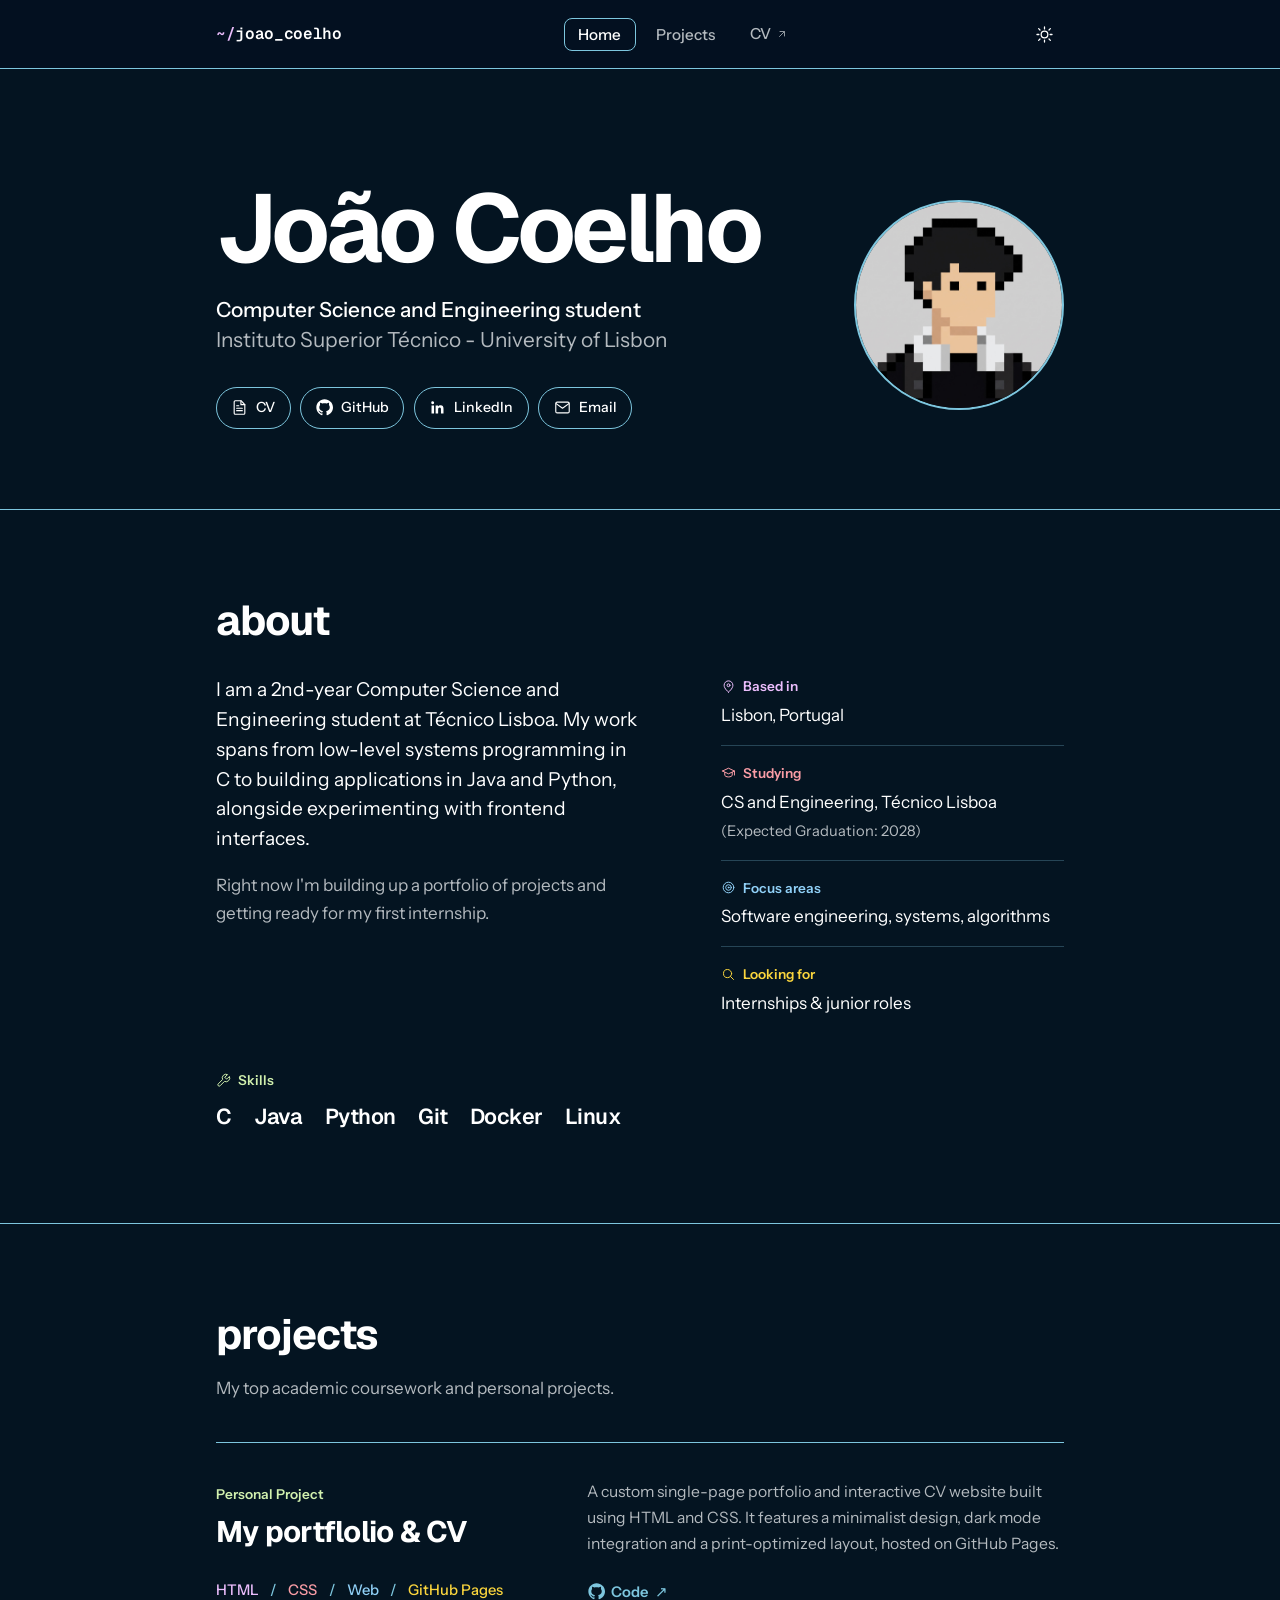
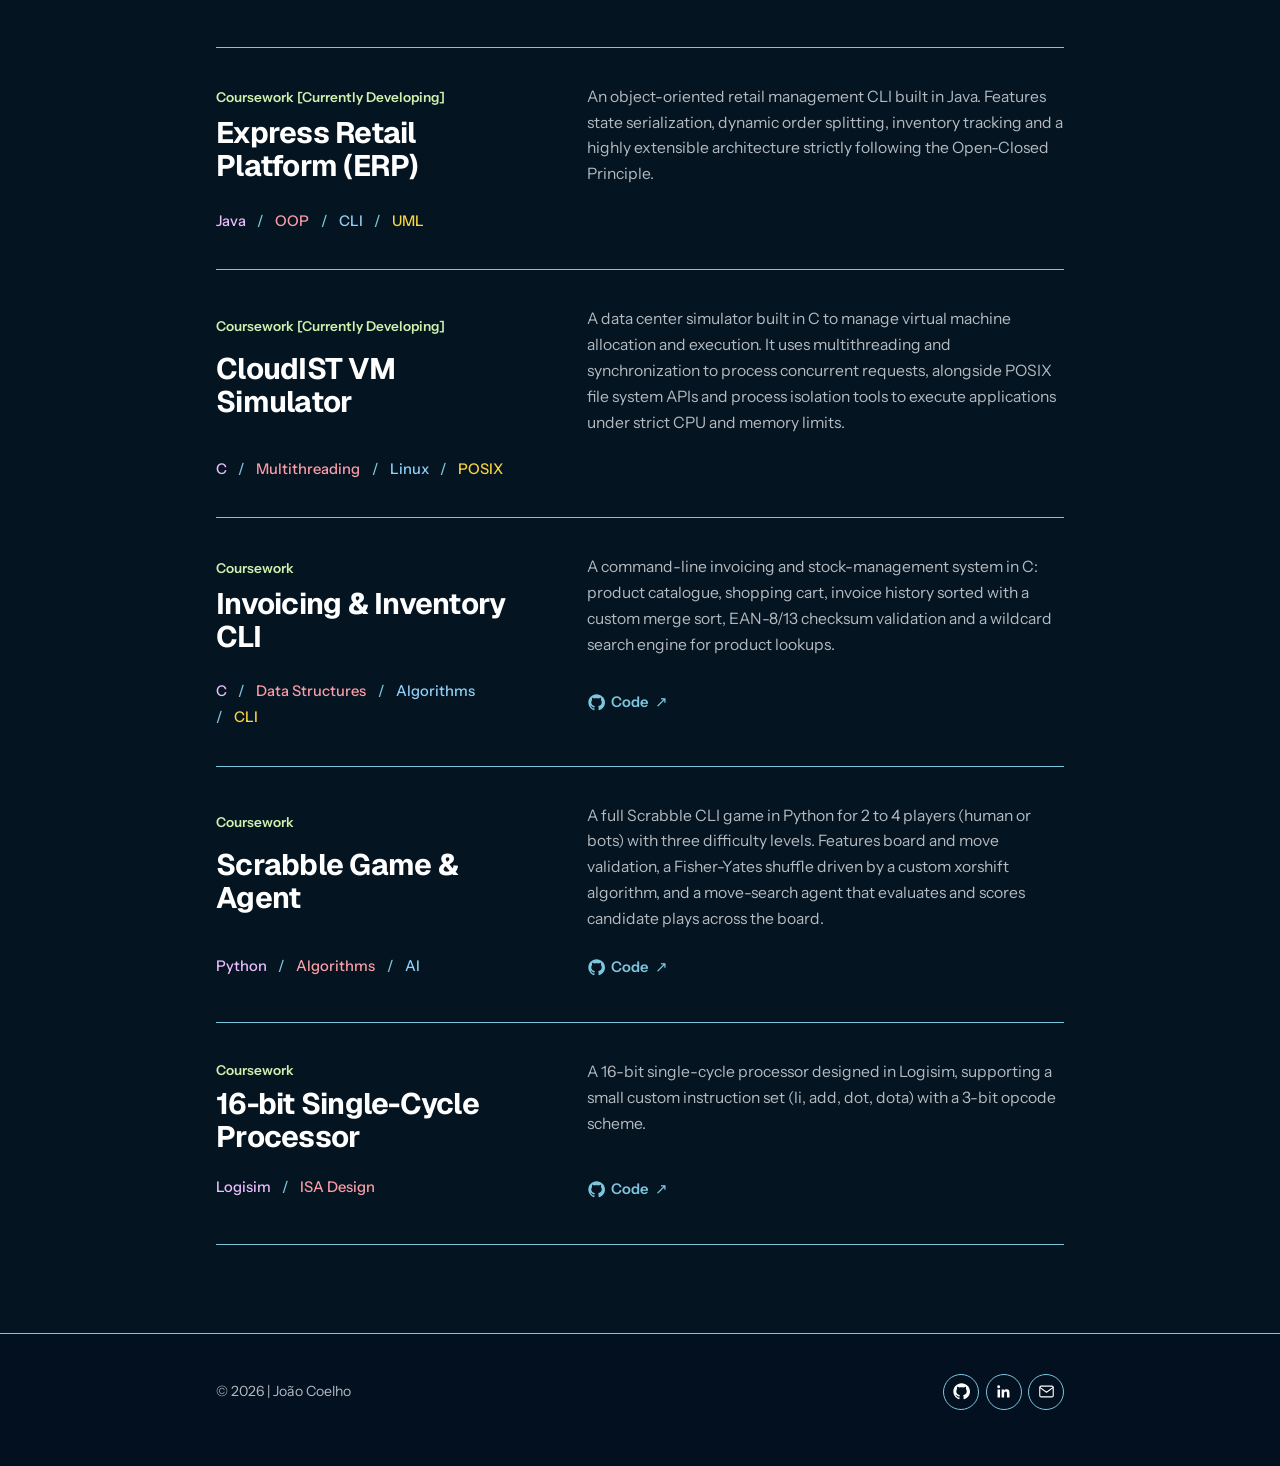
<file: index.html>
<!doctype html>
<html lang="en" class="dark">
<head>
<meta charset="UTF-8">
<meta name="viewport" content="width=device-width, initial-scale=1">
<meta name="theme-color" content="#031020">
<title>João Coelho — Computer Science and Engineering Student</title>
<meta name="description" content="Portfolio of João Coelho, Computer Science and Engineering student at Instituto Superior Técnico.">
<link rel="icon" href="data:,">
<link rel="stylesheet" href="css/style.css">
</head>
<body>
<svg width="0" height="0" style="position:absolute" aria-hidden="true">
  <symbol id="github" viewBox="0 0 24 24"><path fill="currentColor" d="M12 .5C5.65.5.5 5.65.5 12c0 5.08 3.29 9.39 7.86 10.91.58.1.79-.25.79-.56 0-.27-.01-1.17-.02-2.12-3.2.7-3.88-1.36-3.88-1.36-.52-1.34-1.28-1.69-1.28-1.69-1.04-.72.08-.7.08-.7 1.16.08 1.77 1.19 1.77 1.19 1.03 1.77 2.7 1.26 3.36.96.1-.75.4-1.26.73-1.55-2.55-.29-5.23-1.28-5.23-5.69 0-1.26.45-2.29 1.19-3.09-.12-.29-.52-1.47.11-3.06 0 0 .97-.31 3.18 1.18.92-.26 1.91-.39 2.89-.39.98 0 1.97.13 2.89.39 2.2-1.49 3.17-1.18 3.17-1.18.63 1.59.23 2.77.12 3.06.74.8 1.18 1.83 1.18 3.09 0 4.42-2.69 5.4-5.25 5.68.41.36.78 1.06.78 2.15 0 1.55-.01 2.8-.01 3.18 0 .31.21.67.8.56C20.71 21.38 24 17.08 24 12 24 5.65 18.85.5 12 .5z"/></symbol>
  <symbol id="linkedin" viewBox="0 0 24 24"><path fill="currentColor" d="M20.45 20.45h-3.56v-5.57c0-1.33-.02-3.03-1.85-3.03-1.85 0-2.14 1.45-2.14 2.94v5.66H9.34V9h3.42v1.56h.05c.48-.9 1.64-1.85 3.38-1.85 3.61 0 4.28 2.38 4.28 5.47v6.27zM5.34 7.43a2.07 2.07 0 1 1 0-4.13 2.07 2.07 0 0 1 0 4.13zM7.12 20.45H3.56V9h3.56v11.45z"/></symbol>
  <symbol id="mail" viewBox="0 0 24 24"><g fill="none" stroke="currentColor" stroke-width="1.6" stroke-linecap="round" stroke-linejoin="round"><rect x="2.5" y="4.5" width="19" height="15" rx="2"/><path d="M3 6.5l9 6.5 9-6.5"/></g></symbol>
  <symbol id="cap" viewBox="0 0 24 24"><g fill="none" stroke="currentColor" stroke-width="1.6" stroke-linecap="round" stroke-linejoin="round"><path d="M2.5 8L12 3.5 21.5 8 12 12.5 2.5 8z"/><path d="M6 10.2v4.4c0 1.4 2.69 2.9 6 2.9s6-1.5 6-2.9v-4.4"/><path d="M21.5 8v6.5"/></g></symbol>
  <symbol id="doc" viewBox="0 0 24 24"><g fill="none" stroke="currentColor" stroke-width="1.6" stroke-linecap="round" stroke-linejoin="round"><path d="M14.5 2.5H6a1.5 1.5 0 0 0-1.5 1.5v16A1.5 1.5 0 0 0 6 21.5h12a1.5 1.5 0 0 0 1.5-1.5V8L14.5 2.5z"/><path d="M14 2.5V8h5.5"/><path d="M8 13h8M8 16.5h8M8 9.5h3"/></g></symbol>
</svg>
<a class="skip-link" href="#main">Skip to content</a>

<!-- HEADER -->
<header class="site-header">
  <div class="wrap">
    <a class="logo" href="index.html"><span class="prefix">~/</span>joao_coelho</a>

    <nav aria-label="Primary">
      <ul class="nav-links" data-nav-links>
        <li><a href="#top" aria-current="page">Home</a></li>
        <li><a href="#projects">Projects</a></li>
        <li><a href="cv.html" target="_blank" rel="noopener" class="nav-cv"><span>CV</span><svg class="ext-icon" viewBox="0 0 24 24" width="12" height="12" fill="none" stroke="currentColor" stroke-width="2" stroke-linecap="round"><path d="M7 17L17 7M8 7h9v9"/></svg></a></li>
      </ul>
    </nav>

    <!-- dark mode / mobile menu -->
    <div class="header-actions">
      <button class="theme-toggle" data-theme-toggle type="button" aria-label="Toggle dark mode">
        <svg class="icon-moon" viewBox="0 0 24 24" width="20" height="20" fill="none" stroke="currentColor" stroke-width="1.6" stroke-linecap="round"><circle cx="12" cy="12" r="4.2"/><path d="M12 2.5v2.4M12 19.1v2.4M4.6 4.6l1.7 1.7M17.7 17.7l1.7 1.7M2.5 12h2.4M19.1 12h2.4M4.6 19.4l1.7-1.7M17.7 6.3l1.7-1.7"/></svg>
        <svg class="icon-sun" viewBox="0 0 24 24" width="20" height="20" fill="none" stroke="currentColor" stroke-width="1.6" stroke-linecap="round" stroke-linejoin="round"><path d="M20 14.5A8.5 8.5 0 1 1 9.5 4a6.8 6.8 0 0 0 10.5 10.5z"/></svg>
      </button>
      <button class="nav-toggle" data-nav-toggle type="button" aria-label="Toggle navigation menu" aria-expanded="false">
        <svg viewBox="0 0 24 24" width="20" height="20" fill="none" stroke="currentColor" stroke-width="1.6" stroke-linecap="round"><path d="M3 6h18M3 12h18M3 18h18"/></svg>
      </button>
    </div>
  </div>
</header>

<main id="main">

  <section class="hero" id="top">
    <div class="wrap hero-grid">
      <img class="avatar" src="assets/images/pfp.png" alt="Portrait of me" width="128" height="128">
      <div>
        <h1>João Coelho</h1>
        <p class="role">Computer Science and Engineering student
Instituto Superior Técnico - University of Lisbon</p>
        <div class="social-row">
          <a class="social-link" href="cv.html" target="_blank" rel="noopener"><svg><use href="#doc"/></svg>CV</a>
          <a class="social-link" href="https://github.com/joaombmcoelho" target="_blank" rel="noopener"><svg><use href="#github"/></svg>GitHub</a>
          <a class="social-link" href="https://www.linkedin.com/in/joaombmcoelho" target="_blank" rel="noopener"><svg><use href="#linkedin"/></svg>LinkedIn</a>
          <a class="social-link" href="mailto:joao.mbmc@gmail.com"><svg><use href="#mail"/></svg>Email</a>
          <!-- <a class="social-link" href="https://fenix.tecnico.ulisboa.pt/homepage/ist1117964" target="_blank" rel="noopener"><svg><use href="#cap"/></svg>IST</a> -->
        </div>
      </div>
    </div>
  </section>

  <section class="block" id="about">
    <div class="wrap">
      <h2>about</h2>
      <div class="about-text">
        <p>I am a 2nd-year Computer Science and Engineering student at Técnico Lisboa. My work spans from low-level systems programming in C to building applications in Java and Python, alongside experimenting with frontend interfaces.</p>
        <p>Right now I'm building up a portfolio of projects and getting ready for my first internship.</p>
      </div>

      <dl class="facts">
        <div class="fact">
          <dt><svg viewBox="0 0 24 24" fill="none" stroke="currentColor" stroke-width="1.6" stroke-linecap="round" stroke-linejoin="round"><path d="M12 21s-7-5.33-7-11a7 7 0 0 1 14 0c0 5.67-7 11-7 11z"/><circle cx="12" cy="10" r="2.3"/></svg>Based in</dt>
          <dd>Lisbon, Portugal</dd>
        </div>
        <div class="fact">
          <dt><svg><use href="#cap"/></svg>Studying</dt>
          <dd><p>CS and Engineering, Técnico Lisboa</p> <span>(Expected Graduation: 2028)</span></dd>
        </div>
        <div class="fact">
          <dt><svg viewBox="0 0 24 24" fill="none" stroke="currentColor" stroke-width="1.6" stroke-linecap="round" stroke-linejoin="round"><circle cx="12" cy="12" r="8.5"/><circle cx="12" cy="12" r="4.5"/><circle cx="12" cy="12" r="0.8" fill="currentColor"/></svg>Focus areas</dt>
          <dd>Software engineering, systems, algorithms</dd>
        </div>
        <div class="fact">
          <dt><svg viewBox="0 0 24 24" fill="none" stroke="currentColor" stroke-width="1.6" stroke-linecap="round" stroke-linejoin="round"><circle cx="10.5" cy="10.5" r="6.5"/><path d="M20 20l-4.8-4.8"/></svg>Looking for</dt>
          <dd>Internships &amp; junior roles</dd>
        </div>
      </dl>

      <div class="skills-compact">
        <p class="skills-label"><svg viewBox="0 0 24 24" fill="none" stroke="currentColor" stroke-width="1.6" stroke-linecap="round" stroke-linejoin="round"><path d="M14.7 6.3a1 1 0 0 0 0 1.4l1.6 1.6a1 1 0 0 0 1.4 0l3.77-3.77a6 6 0 0 1-7.94 7.94l-6.91 6.91a2.12 2.12 0 0 1-3-3l6.91-6.91a6 6 0 0 1 7.94-7.94l-3.76 3.76z"/></svg>Skills</p>
        <ul class="skill-list">
          <li>C</li>
          <li>Java</li>
          <li>Python</li>
          <li>Git</li>
          <li>Docker</li>
          <li>Linux</li>
        </ul>
      </div>
    </div>
  </section>

  <section class="block" id="projects">
    <div class="wrap">
      <h2>projects</h2>
      <p class="section-lede">My top academic coursework and personal projects.</p>

      <!-- To add a project, copy one <article> below. -->
      <div class="project-grid">

        <article class="project-card">
          <div class="card-top"><span class="origin">Personal Project</span></div>
          <h3><a href="https://github.com/joaombmcoelho/joaombmcoelho.github.io" target="_blank" rel="noopener">My portflolio &amp CV </a></h3>
          <p>A custom single-page portfolio and interactive CV website built using HTML and CSS. It features a minimalist design, dark mode integration and a print-optimized layout, hosted on GitHub Pages.</p>
          <div class="stack"><span>HTML</span><span>CSS</span><span>Web</span><span>GitHub Pages</span></div>
          <div class="links"><a href="https://github.com/joaombmcoelho/joaombmcoelho.github.io" target="_blank" rel="noopener"><svg><use href="#github"/></svg><span>Code</span></a></div>
        </article>

        <article class="project-card">
          <div class="card-top"><span class="origin">Coursework [Currently Developing]</span></div>
          <!--  <h3><a href="https://github.com/joaombmcoelho/projeto_PO" target="_blank" rel="noopener">Express Retail Platform (ERP) </a></h3>   -->
          <h3><a target="_blank" rel="noopener">Express Retail Platform (ERP) </a></h3>
          <p>An object-oriented retail management CLI built in Java. Features state serialization, dynamic order splitting, inventory tracking and a highly extensible architecture strictly following the Open-Closed Principle.</p>
          <div class="stack"><span>Java</span><span>OOP</span><span>CLI</span><span>UML</span></div>
          <!-- <div class="links"><a href="https://github.com/joaombmcoelho/projeto_PO" target="_blank" rel="noopener"><svg><use href="#github"/></svg><span>Code</span></a></div>      -->
        </article>

        <article class="project-card">
          <div class="card-top"><span class="origin">Coursework [Currently Developing]</span></div>
          <!-- <h3><a href="https://github.com/ritarvieira/projeto_SO_jr" target="_blank" rel="noopener">CloudIST VM Simulator</a></h3> -->
          <h3><a target="_blank" rel="noopener">CloudIST VM Simulator</a></h3>
          <p>A data center simulator built in C to manage virtual machine allocation and execution. It uses multithreading and synchronization to process concurrent requests, alongside POSIX file system APIs and process isolation tools to execute applications under strict CPU and memory limits.</p>
          <div class="stack"><span>C</span><span>Multithreading</span><span>Linux</span><span>POSIX</span></div>
          <!-- <div class="links"><a href="https://github.com/ritarvieira/projeto_SO_jr" target="_blank" rel="noopener"><svg><use href="#github"/></svg><span>Code</span></a></div> -->
        </article>

        <article class="project-card">
          <div class="card-top"><span class="origin">Coursework</span></div>
          <h3><a href="https://github.com/joaombmcoelho/Invoicing_system-IAED" target="_blank" rel="noopener">Invoicing &amp; Inventory CLI</a></h3>
          <p>A command-line invoicing and stock-management system in C: product catalogue, shopping cart, invoice history sorted with a custom merge sort, EAN-8/13 checksum validation and a wildcard search engine for product lookups.</p>
          <div class="stack"><span>C</span><span>Data Structures</span><span>Algorithms</span><span>CLI</span></div>
          <div class="links"><a href="https://github.com/joaombmcoelho/Invoicing_system-IAED" target="_blank" rel="noopener"><svg><use href="#github"/></svg><span>Code</span></a></div>
        </article>

        <article class="project-card">
          <div class="card-top"><span class="origin">Coursework</span></div>
          <h3><a href="https://github.com/joaombmcoelho/Scrabble2-FP" target="_blank" rel="noopener">Scrabble Game &amp; Agent</a></h3>
          <p>A full Scrabble CLI game in Python for 2 to 4 players (human or bots) with three difficulty levels. Features board and move validation, a Fisher-Yates shuffle driven by a custom xorshift algorithm, and a move-search agent that evaluates and scores candidate plays across the board.</p>
          <div class="stack"><span>Python</span><span>Algorithms</span><span>AI</span></div>
          <div class="links"><a href="https://github.com/joaombmcoelho/Scrabble2-FP" target="_blank" rel="noopener"><svg><use href="#github"/></svg><span>Code</span></a></div>
        </article>

        <article class="project-card">
          <div class="card-top"><span class="origin">Coursework</span></div>
          <h3><a href="https://github.com/joaombmcoelho/Mini-Transformer_P3-IAC" target="_blank" rel="noopener">16-bit Single-Cycle Processor</a></h3>
          <p>A 16-bit single-cycle processor designed in Logisim, supporting a small custom instruction set (li, add, dot, dota) with a 3-bit opcode scheme.</p>
          <div class="stack"><span>Logisim</span><span>ISA Design</span></div>
          <div class="links"><a href="https://github.com/joaombmcoelho/Mini-Transformer_P3-IAC" target="_blank" rel="noopener"><svg><use href="#github"/></svg><span>Code</span></a></div>
        </article>
      </div>
    </div>
  </section>

</main>

<footer class="site-footer">
  <div class="wrap">
    <p>&copy; 2026 | João Coelho</p>
    <div class="footer-icons">
      <a href="https://github.com/joaombmcoelho" target="_blank" rel="noopener" aria-label="GitHub"><svg><use href="#github"/></svg></a>
      <a href="https://www.linkedin.com/in/joaombmcoelho" target="_blank" rel="noopener" aria-label="LinkedIn"><svg><use href="#linkedin"/></svg></a>
      <a href="mailto:joao.mbmc@gmail.com" aria-label="Email"><svg><use href="#mail"/></svg></a>
    </div>
  </div>
</footer>

<script src="js/main.js"></script>
</body>
</html>
</file>
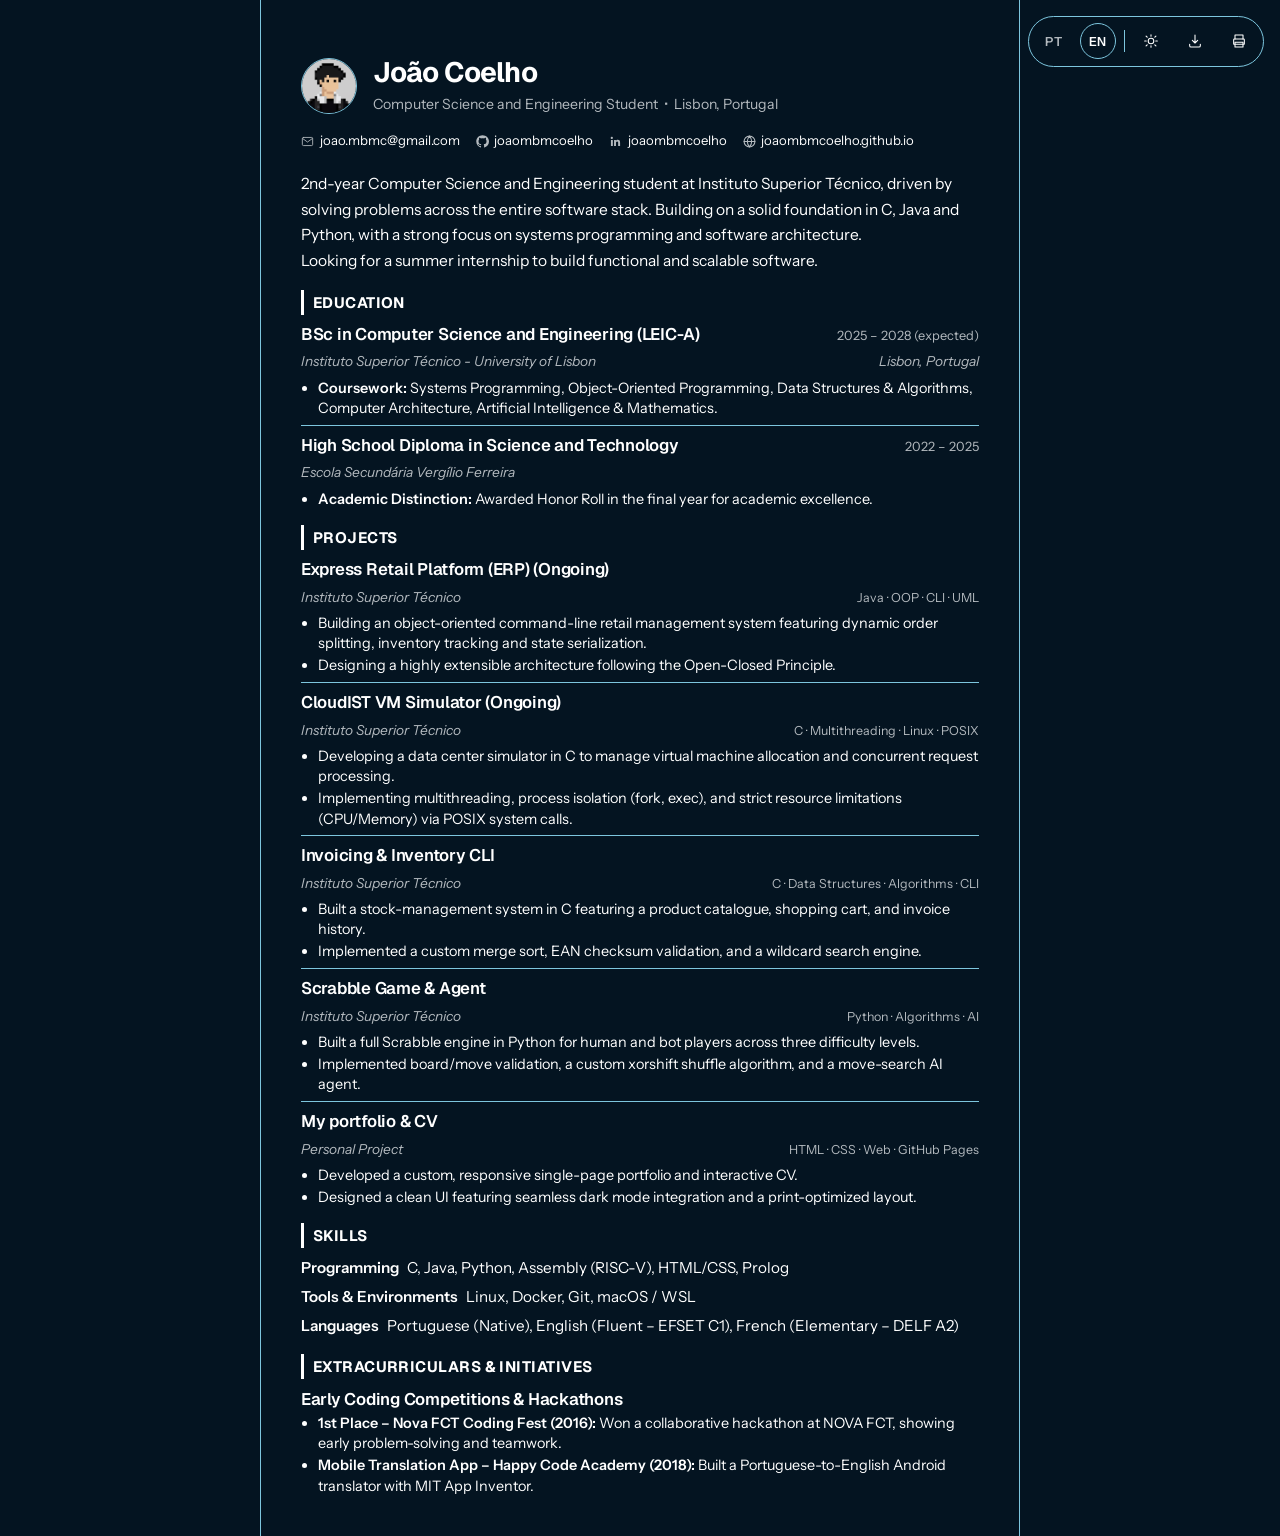
<file: cv.html>
<!doctype html>
<html lang="en">
<head>
<meta charset="UTF-8">
<meta name="viewport" content="width=device-width, initial-scale=1">
<title data-i18n="meta.cv.title">João Coelho — CV</title>
<meta name="description" data-i18n-attr="content" data-i18n="meta.cv.desc" content="CV of João Coelho, Computer Science and Engineering student at Instituto Superior Técnico.">
<link rel="icon" href="data:,">
<link rel="stylesheet" href="css/style.css">
</head>
<body>

<!-- toolbar: screen only -->
<div class="cv-toolbar no-print" role="group" aria-label="CV actions">
  <div class="lang-switch" role="group" aria-label="Language / Idioma">
    <button type="button" data-lang-option="pt" aria-pressed="false">PT</button>
    <button type="button" data-lang-option="en" aria-pressed="true">EN</button>
  </div>
  <span class="divider" aria-hidden="true"></span>
  <button class="theme-toggle" data-theme-toggle type="button" aria-label="Toggle dark mode" data-i18n-aria="aria.themeToggle">
    <svg class="icon-moon" viewBox="0 0 24 24" width="17" height="17" fill="none" stroke="currentColor" stroke-width="1.6" stroke-linecap="round"><circle cx="12" cy="12" r="4.2"/><path d="M12 2.5v2.4M12 19.1v2.4M4.6 4.6l1.7 1.7M17.7 17.7l1.7 1.7M2.5 12h2.4M19.1 12h2.4M4.6 19.4l1.7-1.7M17.7 6.3l1.7-1.7"/></svg>
    <svg class="icon-sun" viewBox="0 0 24 24" width="17" height="17" fill="none" stroke="currentColor" stroke-width="1.6" stroke-linecap="round" stroke-linejoin="round"><path d="M20 14.5A8.5 8.5 0 1 1 9.5 4a6.8 6.8 0 0 0 10.5 10.5z"/></svg>
  </button>
  <a href="assets/cv/joao-coelho-cv-en.pdf" data-cv-download download aria-label="Download PDF" data-i18n-aria="aria.download">
    <svg viewBox="0 0 24 24" width="17" height="17" fill="none" stroke="currentColor" stroke-width="1.6" stroke-linecap="round" stroke-linejoin="round"><path d="M12 3v12m0 0l-4-4m4 4l4-4"/><path d="M4 17v2a2 2 0 0 0 2 2h12a2 2 0 0 0 2-2v-2"/></svg>
  </a>
  <button data-print type="button" aria-label="Print CV" data-i18n-aria="aria.print">
    <svg viewBox="0 0 24 24" width="17" height="17" fill="none" stroke="currentColor" stroke-width="1.6" stroke-linecap="round" stroke-linejoin="round"><path d="M6 9V3h12v6"/><rect x="4" y="9" width="16" height="8" rx="1"/><path d="M6 14h12v7H6z"/></svg>
  </button>
</div>

<div class="cv-page">
  <header class="cv-header">
    <img class="cv-avatar no-print" src="assets/images/pfp.png" alt="Portrait of me">
    <div class="cv-header-text">
      <h1>João Coelho</h1>
      <p class="cv-role" data-i18n="cv.role">Computer Science and Engineering Student  •  Lisbon, Portugal</p>
    </div>
  </header>
  <ul class="cv-contact-line">
    <li>
      <svg viewBox="0 0 24 24" fill="none" stroke="currentColor" stroke-width="1.6" stroke-linecap="round" stroke-linejoin="round"><rect x="2.5" y="4.5" width="19" height="15" rx="2"/><path d="M3 6.5l9 6.5 9-6.5"/></svg>
      <a href="mailto:joao.mbmc@gmail.com">joao.mbmc@gmail.com</a>
    </li>
    <li>
      <svg viewBox="0 0 24 24" fill="currentColor"><path d="M12 .5C5.65.5.5 5.65.5 12c0 5.08 3.29 9.39 7.86 10.91.58.1.79-.25.79-.56 0-.27-.01-1.17-.02-2.12-3.2.7-3.88-1.36-3.88-1.36-.52-1.34-1.28-1.69-1.28-1.69-1.04-.72.08-.7.08-.7 1.16.08 1.77 1.19 1.77 1.19 1.03 1.77 2.7 1.26 3.36.96.1-.75.4-1.26.73-1.55-2.55-.29-5.23-1.28-5.23-5.69 0-1.26.45-2.29 1.19-3.09-.12-.29-.52-1.47.11-3.06 0 0 .97-.31 3.18 1.18.92-.26 1.91-.39 2.89-.39.98 0 1.97.13 2.89.39 2.2-1.49 3.17-1.18 3.17-1.18.63 1.59.23 2.77.12 3.06.74.8 1.18 1.83 1.18 3.09 0 4.42-2.69 5.4-5.25 5.68.41.36.78 1.06.78 2.15 0 1.55-.01 2.8-.01 3.18 0 .31.21.67.8.56C20.71 21.38 24 17.08 24 12 24 5.65 18.85.5 12 .5z"/></svg>
      <a href="https://github.com/joaombmcoelho" target="_blank" rel="noopener">joaombmcoelho</a>
    </li>
    <li>
      <svg viewBox="0 0 24 24" fill="currentColor"><path d="M20.45 20.45h-3.56v-5.57c0-1.33-.02-3.03-1.85-3.03-1.85 0-2.14 1.45-2.14 2.94v5.66H9.34V9h3.42v1.56h.05c.48-.9 1.64-1.85 3.38-1.85 3.61 0 4.28 2.38 4.28 5.47v6.27zM5.34 7.43a2.07 2.07 0 1 1 0-4.13 2.07 2.07 0 0 1 0 4.13zM7.12 20.45H3.56V9h3.56v11.45z"/></svg>
      <a href="https://www.linkedin.com/in/joaombmcoelho" target="_blank" rel="noopener">joaombmcoelho</a>
    </li>
    <li>
      <svg viewBox="0 0 24 24" width="20" height="20" fill="none" stroke="currentColor" stroke-width="2" stroke-linecap="round" stroke-linejoin="round">
        <circle cx="12" cy="12" r="10"></circle>
        <line x1="2" y1="12" x2="22" y2="12"></line>
        <path d="M12 2a15.3 15.3 0 0 1 4 10 15.3 15.3 0 0 1-4 10 15.3 15.3 0 0 1-4-10 15.3 15.3 0 0 1 4-10z"></path>
      </svg>
      <a href="https://joaombmcoelho.github.io" target="_blank" rel="noopener">joaombmcoelho.github.io</a>
    </li>
    <!--- 
    <li>
      <svg viewBox="0 0 24 24" fill="none" stroke="currentColor" stroke-width="1.6" stroke-linecap="round" stroke-linejoin="round"><path d="M12 21s-7-5.33-7-11a7 7 0 0 1 14 0c0 5.67-7 11-7 11z"/><circle cx="12" cy="10" r="2.3"/></svg>
      <span data-i18n="cv.location">Lisbon, PT</span>
    </li>
    -->
  </ul>
  <main class="cv-main">

    <!-- PROFILE (no heading) -->
    <div class="cv-block">
      <p class="cv-summary"><span data-i18n="cv.summary">2nd-year Computer Science and Engineering student at Instituto Superior Técnico, driven by solving problems across the entire software stack. Building on a solid foundation in C, Java and Python, with a strong focus on systems programming and software architecture.</span> <span data-i18n="cv.summary2">Looking for a summer internship to build functional and scalable software.</span></p>
    </div>

    <!-- EDUCATION -->
    <div class="cv-block">
      <h2 class="cv-section-title" data-i18n="cv.section.education">education</h2>
      <div class="cv-entry">
        <div class="cv-entry-row">
          <h3 data-i18n="cv.edu.name">BSc in Computer Science and Engineering (LEIC-A)</h3>
          <span class="cv-entry-meta" data-i18n="cv.edu.date">2025 – 2028 (expected)</span>
        </div>
        <div class="cv-entry-row cv-entry-sub">
          <span data-i18n="cv.edu.institution">Instituto Superior Técnico - University of Lisbon</span>
          <span data-i18n="cv.edu.city">Lisbon, Portugal</span>
        </div>
        <ul class="cv-bullets">
          <li><strong data-i18n="cv.edu.b1l">Coursework:</strong> <span data-i18n="cv.edu.b1">Systems Programming, Object-Oriented Programming, Data Structures &amp; Algorithms, Computer Architecture, Artificial Intelligence &amp; Mathematics.</span></li>
        </ul>
      </div>
      <div class="cv-entry">
        <div class="cv-entry-row">
          <h3 data-i18n="cv.edu2.name">High School Diploma in Science and Technology</h3>
          <span class="cv-entry-meta" data-i18n="cv.edu2.date">2022 – 2025</span>
        </div>
        <div class="cv-entry-row cv-entry-sub">
          <span data-i18n="cv.edu2.institution">Escola Secundária Vergílio Ferreira</span>
        </div>
        <ul class="cv-bullets">
          <li><strong data-i18n="cv.edu2.b1l">Academic Distinction:</strong> <span data-i18n="cv.edu2.b1">Awarded Honor Roll in the final year for academic excellence.</span></li>
        </ul>
      </div>
    </div>

    <!-- PROJECTS -->
    <div class="cv-block">
      <h2 class="cv-section-title" data-i18n="cv.section.projects">projects</h2>

      <div class="cv-entry">
        <div class="cv-entry-row">
          <!-- <h3><a href="https://github.com/joaombmcoelho/projeto_PO" target="_blank" rel="noopener" data-i18n="cv.p1.title">Express Retail Platform (ERP) (Ongoing)</a></h3> -->
          <h3><a rel="noopener" data-i18n="cv.p1.title">Express Retail Platform (ERP) (Ongoing)</a></h3>
        </div>
        <div class="cv-entry-row cv-entry-sub">
          <span data-i18n="cv.p1.institution">Instituto Superior Técnico</span>
          <span class="cv-entry-stack" data-i18n="cv.p1.stack">Java · OOP · CLI · UML</span>
        </div>
        <ul class="cv-bullets">
          <li data-i18n="cv.p1.b1">Building an object-oriented command-line retail management system featuring dynamic order splitting, inventory tracking and state serialization.</li>
          <li data-i18n="cv.p1.b2">Designing a highly extensible architecture following the Open-Closed Principle.</li>
        </ul>
      </div>

      <div class="cv-entry">
        <div class="cv-entry-row">
          <!-- <h3><a href="https://github.com/ritarvieira/projeto_SO_jr" target="_blank" rel="noopener" data-i18n="cv.p2.title">CloudIST VM Simulator (Ongoing)</a></h3> -->
          <h3><a target="_blank" rel="noopener" data-i18n="cv.p2.title">CloudIST VM Simulator (Ongoing)</a></h3>
        </div>
        <div class="cv-entry-row cv-entry-sub">
          <span data-i18n="cv.p2.institution">Instituto Superior Técnico</span>
          <span class="cv-entry-stack" data-i18n="cv.p2.stack">C · Multithreading · Linux · POSIX</span>
        </div>
        <ul class="cv-bullets">
          <li data-i18n="cv.p2.b1">Developing a data center simulator in C to manage virtual machine allocation and concurrent request processing.</li>
          <li data-i18n="cv.p2.b2">Implementing multithreading, process isolation (fork, exec), and strict resource limitations (CPU/Memory) via POSIX system calls.</li>
        </ul>
      </div>

      <div class="cv-entry">
        <div class="cv-entry-row">
          <h3><a href="https://github.com/joaombmcoelho/Invoicing_system-IAED" target="_blank" rel="noopener" data-i18n="cv.p3.title">Invoicing &amp; Inventory CLI</a></h3>
        </div>
        <div class="cv-entry-row cv-entry-sub">
          <span data-i18n="cv.p3.institution">Instituto Superior Técnico</span>
          <span class="cv-entry-stack" data-i18n="cv.p3.stack">C · Data Structures · Algorithms · CLI</span>
        </div>
        <ul class="cv-bullets">
          <li data-i18n="cv.p3.b1">Built a stock-management system in C featuring a product catalogue, shopping cart, and invoice history.</li>
          <li data-i18n="cv.p3.b2">Implemented a custom merge sort, EAN checksum validation, and a wildcard search engine.</li>
        </ul>
      </div>

      <div class="cv-entry">
        <div class="cv-entry-row">
          <h3><a href="https://github.com/joaombmcoelho/Scrabble2-FP" target="_blank" rel="noopener" data-i18n="cv.p4.title">Scrabble Game &amp; Agent</a></h3>
        </div>
        <div class="cv-entry-row cv-entry-sub">
          <span data-i18n="cv.p4.institution">Instituto Superior Técnico</span>
          <span class="cv-entry-stack" data-i18n="cv.p4.stack">Python · Algorithms · AI</span>
        </div>
        <ul class="cv-bullets">
          <li data-i18n="cv.p4.b1">Built a full Scrabble engine in Python for human and bot players across three difficulty levels.</li>
          <li data-i18n="cv.p4.b2">Implemented board/move validation, a custom xorshift shuffle algorithm, and a move-search AI agent.</li>
        </ul>
      </div>

      <div class="cv-entry">
        <div class="cv-entry-row">
          <h3><a href="https://github.com/joaombmcoelho/joaombmcoelho.github.io" target="_blank" rel="noopener" data-i18n="cv.p5.title">My portfolio &amp; CV</a></h3>
        </div>
        <div class="cv-entry-row cv-entry-sub">
          <span data-i18n="cv.p5.institution">Personal Project</span>
          <span class="cv-entry-stack" data-i18n="cv.p5.stack">HTML · CSS · Web · GitHub Pages</span>
        </div>
        <ul class="cv-bullets">
          <li data-i18n="cv.p5.b1">Developed a custom, responsive single-page portfolio and interactive CV.</li>
          <li data-i18n="cv.p5.b2">Designed a clean UI featuring seamless dark mode integration and a print-optimized layout.</li>
        </ul>
      </div>
    </div>

    <!-- SKILLS -->
    <div class="cv-block">
      <h2 class="cv-section-title" data-i18n="cv.section.skills">skills</h2>
      <p class="cv-skill-line"><span class="cv-skill-label" data-i18n="cv.skills.programming">Programming</span><span data-i18n="cv.skills.programmingList">C, Java, Python, Assembly (RISC-V), HTML/CSS, Prolog</span></p>
      <p class="cv-skill-line"><span class="cv-skill-label" data-i18n="cv.skills.tools">Tools &amp; Environments</span><span data-i18n="cv.skills.toolsList">Linux, Docker, Git, macOS / WSL</span></p>
      <p class="cv-skill-line"><span class="cv-skill-label" data-i18n="cv.skills.languages">Languages</span><span data-i18n="cv.skills.languagesList">Portuguese (Native), English (Fluent – EFSET C1), French (Elementary – DELF A2)</span></p>
    </div>

    <!-- EXTRACURRICULARS -->
    <div class="cv-block">
      <h2 class="cv-section-title" data-i18n="cv.section.extra">extracurriculars &amp; initiatives</h2>

      <!-- (commented out for now: remove this line and the closing marker below to show it again)
      <div class="cv-entry">
        <div class="cv-entry-row">
          <h3 data-i18n="cv.x1.title">Cybersecurity Seminars &amp; Meetings</h3>
          <span class="cv-entry-meta" data-i18n="cv.x1.org">Instituto Superior Técnico</span>
        </div>
        <ul class="cv-bullets">
          <li data-i18n="cv.x1.b1">Actively participating in internal cybersecurity group meetings to broaden knowledge on system vulnerabilities, network security, and ethical hacking.</li>
        </ul>
      </div>
      end of commented-out entry -->

      <div class="cv-entry">
        <div class="cv-entry-row">
          <h3 data-i18n="cv.x2.title">Early Coding Competitions &amp; Hackathons</h3>
        </div>
        <ul class="cv-bullets">
          <li><strong data-i18n="cv.x2.b1l">1st Place – Nova FCT Coding Fest (2016):</strong> <span data-i18n="cv.x2.b1">Won a collaborative hackathon at NOVA FCT, showing early problem-solving and teamwork.</span></li>
          <li><strong data-i18n="cv.x2.b2l">Mobile Translation App – Happy Code Academy (2018):</strong> <span data-i18n="cv.x2.b2">Built a Portuguese-to-English Android translator with MIT App Inventor.</span></li>
        </ul>
      </div>
    </div>

  </main>


</div>

<script src="js/main.js"></script>
</body>
</html>
</file>
<file: css/style.css>
/* Portfolio: flat navy (dark) / light blue (light), one cyan accent, no glows.
   Fonts are self-hosted so the site, cv.html and the CV PDFs use the same files. */
@font-face { font-family: 'Geist'; font-weight: 600; font-display: swap; src: url('../assets/fonts/geist-latin-600-normal.woff2') format('woff2'); }
@font-face { font-family: 'Geist'; font-weight: 700; font-display: swap; src: url('../assets/fonts/geist-latin-700-normal.woff2') format('woff2'); }
@font-face { font-family: 'Geist Mono'; font-weight: 600; font-display: swap; src: url('../assets/fonts/geist-mono-latin-600-normal.woff2') format('woff2'); }
@font-face { font-family: 'Instrument Sans'; font-weight: 400; font-display: swap; src: url('../assets/fonts/instrument-sans-latin-400-normal.woff2') format('woff2'); }
@font-face { font-family: 'Instrument Sans'; font-weight: 500; font-display: swap; src: url('../assets/fonts/instrument-sans-latin-500-normal.woff2') format('woff2'); }
@font-face { font-family: 'Instrument Sans'; font-weight: 600; font-display: swap; src: url('../assets/fonts/instrument-sans-latin-600-normal.woff2') format('woff2'); }
@font-face { font-family: 'Instrument Sans'; font-style: italic; font-weight: 400; font-display: swap; src: url('../assets/fonts/instrument-sans-latin-400-italic.woff2') format('woff2'); }

:root {
  /* base palette: same hues as the VS Code theme, background ~1pt darker,
     light blues ~1pt lighter. No mid blue any more — white + light blue. */
  --bg: #041421;
  --chrome: #031020;
  --text: #ffffff;
  --text-soft: #b4babf;
  --border: #7dc6de;
  --border-soft: rgba(125,198,222,.28);
  --border-strong: #7dc6de;
  --accent: #7dc6de;
  --hover-bg: #7dc6de;      /* hover fill for pills / icon buttons = same as the lines */
  --hover-fg: #041421;
  --focus: #fad53d;

  /* syntax colours (from the editor theme), used sparingly, in this
     order of importance: lilac > salmon > light blue > yellow > green */
  --syn-1: #ebbdfc;
  --syn-2: #fa9da6;
  --syn-3: #90d0f7;
  --syn-4: #fad53d;
  --syn-5: #d1f0ae;

  --font-display: 'Geist', 'Helvetica Neue', Arial, sans-serif;
  --font-sans: 'Instrument Sans', -apple-system, 'Segoe UI', sans-serif;
  --font-mono: 'Geist Mono', 'SFMono-Regular', Menlo, monospace;

  --max-w: 960px;
  --gutter: clamp(1.25rem, 5vw, 3.5rem);
  --transition: 160ms ease;
}
/* Light mode = dark theme inverted: fundo ciano quase branco, linhas/texto/hover navy. */
html:not(.dark) {
  --bg: #f0fafd; --chrome: #e5f6fb;
  --text: #0b2d4d; --text-soft: #4a6076;
  --border: #0b2d4d; --border-soft: rgba(11,45,77,.22); --border-strong: #0b2d4d;
  --accent: #0b2d4d;
  --hover-bg: #0b2d4d; --hover-fg: #f0fafd;
  --focus: #b38600;
  --syn-1: #8a3fb8; --syn-2: #c43d54; --syn-3: #1f6fb0; --syn-4: #9a7300; --syn-5: #3f7d20;
}
html:not(.dark) .avatar { border-color: var(--text); }

* { box-sizing: border-box; }
html { -webkit-text-size-adjust: 100%; scroll-behavior: smooth; }
@media (prefers-reduced-motion: reduce) {
  html { scroll-behavior: auto; }
  * { animation-duration: 0.01ms !important; transition-duration: 0.01ms !important; }
}
body { margin: 0; background: var(--bg); color: var(--text); font-family: var(--font-sans); font-size: 17px; line-height: 1.65; -webkit-font-smoothing: antialiased; }
a { color: inherit; text-decoration: none; }
img { max-width: 100%; display: block; }
::selection { background: var(--hover-bg); color: var(--hover-fg); }
section[id] { scroll-margin-top: 80px; }
.wrap { max-width: var(--max-w); margin: 0 auto; padding: 0 var(--gutter); }

.skip-link { position: absolute; left: -9999px; top: 0; background: var(--accent); color: var(--bg); padding: .75rem 1rem; z-index: 100; font-size: .9rem; }
.skip-link:focus { left: var(--gutter); top: 1rem; }
a:focus-visible, button:focus-visible { outline: 2px solid var(--focus); outline-offset: 3px; border-radius: 4px; }

/* ---------- Header ---------- */
.site-header { position: sticky; top: 0; z-index: 50; background: var(--chrome); border-bottom: 1px solid var(--border); }
.site-header .wrap { display: flex; align-items: center; justify-content: space-between; height: 68px; }
.logo { font-family: var(--font-mono); font-weight: 600; font-size: 1rem; letter-spacing: -0.02em; }
.logo .prefix { color: var(--syn-1); }
.nav-links { display: flex; align-items: center; gap: .35rem; list-style: none; margin: 0; padding: 0; }
/* menu items: dashed outline on hover, solid when clicked / current page */
.nav-links a { font-size: .95rem; font-weight: 500; color: var(--text-soft); padding: .35rem .85rem; border: 1px dashed transparent; border-radius: 8px; transition: color var(--transition), border-color var(--transition); }
.nav-links a:hover { color: var(--text); border-color: var(--border-strong); }
.nav-links a:active, .nav-links a[aria-current="page"] { color: var(--text); border-style: solid; border-color: var(--border-strong); }
.nav-links a.nav-cv { display: inline-flex; align-items: center; gap: .3rem; }
.nav-links a.nav-cv .ext-icon { opacity: .8; }
.header-actions { display: flex; align-items: center; gap: .5rem; }

.theme-toggle, .nav-toggle { width: 40px; height: 40px; display: inline-flex; align-items: center; justify-content: center; border: 1px dashed transparent; border-radius: 50%; background: transparent; color: var(--text); cursor: pointer; transition: border-color var(--transition); }
.theme-toggle:hover, .nav-toggle:hover { border-color: var(--border-strong); }
.theme-toggle:active, .nav-toggle:active, .nav-toggle[aria-expanded="true"] { border-style: solid; border-color: var(--border-strong); }
.theme-toggle svg, .nav-toggle svg { width: 19px; height: 19px; }
.theme-toggle .icon-moon { display: none; }
html.dark .theme-toggle .icon-sun { display: none; }
html.dark .theme-toggle .icon-moon { display: inline-block; }
.nav-toggle { display: none; }

@media (max-width: 720px) {
  .nav-toggle { display: inline-flex; }
  .nav-links { position: fixed; inset: 68px 0 auto 0; flex-direction: column; align-items: flex-start; gap: 0; background: var(--chrome); border-bottom: 1px solid var(--border); padding: .6rem var(--gutter) 1rem; transform: translateY(-8px); opacity: 0; pointer-events: none; transition: transform var(--transition), opacity var(--transition); }
  .nav-links.open { transform: none; opacity: 1; pointer-events: auto; }
  .nav-links { display: grid; grid-template-columns: max-content; justify-content: start; }
  .nav-links li { width: auto; }
  .nav-links li { margin-top: .35rem; }
  .nav-links a { display: block; padding: .7rem .9rem; font-size: 1.05rem; }
  .nav-links a.nav-cv { display: flex; }
}

/* ---------- Hero ---------- */
.hero { padding: clamp(3.5rem, 10vw, 7rem) 0 clamp(3rem, 7vw, 5rem); }
.hero-grid { display: grid; grid-template-columns: 1fr auto; gap: clamp(2rem, 6vw, 5rem); align-items: center; }
.hero-grid > img { order: 2; }
.avatar { width: clamp(150px, 20vw, 210px); height: auto; aspect-ratio: 1 / 1; border-radius: 50%; object-fit: cover; background: var(--chrome); border: 2px solid var(--border); }
.hero h1 { font-family: var(--font-display); font-size: clamp(3rem, 9vw, 6rem); font-weight: 700; line-height: .98; letter-spacing: -0.04em; margin: 0 0 1.25rem; }
.hero .role { font-size: clamp(1.05rem, 2vw, 1.3rem); color: var(--text-soft); margin: 0 0 2rem; white-space: pre-line; line-height: 1.45; }
.hero .role::first-line { color: var(--text); font-weight: 500; }

.social-row { display: flex; flex-wrap: wrap; align-items: center; gap: .6rem; }
.social-link { display: inline-flex; align-items: center; gap: .5rem; padding: .5rem .9rem; border: 1px solid var(--border-strong); border-radius: 999px; font-size: .88rem; font-weight: 500; color: var(--text);  transition: border-color var(--transition), background var(--transition), color var(--transition); }
.social-link:hover { border-color: var(--hover-bg); background: var(--hover-bg); color: var(--hover-fg); }
.social-link svg { width: 17px; height: 17px; flex-shrink: 0; }

@media (max-width: 720px) {
  .hero-grid { grid-template-columns: 1fr; }
  .hero-grid > img { order: -1; }
  .avatar { width: 112px; }
}

/* ---------- Sections ---------- */
section.block { padding: clamp(3rem, 7vw, 5.5rem) 0; border-top: 1px solid var(--border); }
.block h2 { font-family: var(--font-display); font-size: clamp(1.9rem, 4vw, 2.6rem); font-weight: 700; letter-spacing: -0.03em; line-height: 1.1; margin: 0 0 2rem; }

#about .wrap { display: grid; grid-template-columns: minmax(0, 1.25fr) minmax(0, 1fr); column-gap: clamp(2rem, 6vw, 5rem); }
#about h2 { grid-column: 1 / -1; }
.about-text { grid-column: 1; }
.about-text p { max-width: 62ch; margin: 0 0 1.1rem; }
.about-text p:first-child { font-size: 1.2rem; line-height: 1.55; }
.about-text p:last-child { color: var(--text-soft); margin-bottom: 0; }

.facts { grid-column: 2; grid-row: 2; margin: 0; align-self: start; }
.fact { padding: 1rem 0; border-top: 1px solid var(--border-soft); }
.fact:first-child { border-top: 0; padding-top: 0; }
.fact dt { display: flex; align-items: center; gap: .45rem; font-size: .85rem; font-weight: 600; color: var(--accent); margin: 0 0 .2rem; }
.fact dt svg { width: 15px; height: 15px; flex-shrink: 0; }
.fact dd { margin: 0; }
/* labels read like object keys: one editor colour each, in order of importance */
.fact:nth-child(1) dt { color: var(--syn-1); }
.fact:nth-child(2) dt { color: var(--syn-2); }
.fact:nth-child(3) dt { color: var(--syn-3); }
.fact:nth-child(4) dt { color: var(--syn-4); }
.fact dd p { margin: 0; }
.fact dd span { color: var(--text-soft); font-size: .92rem; }

.skills-compact { grid-column: 1 / -1; grid-row: 3; margin-top: 2.25rem; }
.skills-label { display: flex; align-items: center; gap: .45rem; font-size: .85rem; font-weight: 600; color: var(--syn-5); margin: 0 0 .5rem; }
.skills-label svg { width: 15px; height: 15px; flex-shrink: 0; }
.skill-list { display: flex; flex-wrap: wrap; gap: .3rem 1.4rem; list-style: none; padding: 0; margin: 0; font-family: var(--font-display); font-size: 1.35rem; font-weight: 600; letter-spacing: -0.02em; }

@media (max-width: 760px) {
  #about .wrap { display: block; }
  .facts { margin-top: 2.25rem; }
}

.section-lede { color: var(--text-soft); max-width: 56ch; margin: -1rem 0 2.5rem; }

/* ---------- Projects: a ruled list, not a card grid ---------- */
.project-grid { border-bottom: 1px solid var(--border); }
.project-card { position: relative; display: grid; grid-template-columns: minmax(0, .9fr) minmax(0, 1.4fr); column-gap: clamp(1.5rem, 5vw, 4rem); row-gap: .35rem; padding: 2.25rem 0 2.25rem 0; border-top: 1px solid var(--border); transition: padding var(--transition), background var(--transition); }
.project-card::before { content: ""; position: absolute; left: 0; top: -1px; width: 0; height: 2px; background: var(--hover-bg); transition: width 260ms ease; }
.project-card:hover::before { width: 100%; }

.card-top { grid-column: 1; grid-row: 1; display: flex; flex-wrap: wrap; align-items: center; gap: .35rem .7rem; }
/* coursework label above each project title */
.origin { font-size: .85rem; font-weight: 600; color: var(--syn-5); }
.project-card h3 { grid-column: 1; grid-row: 2; margin: 0; font-family: var(--font-display); font-size: clamp(1.4rem, 2.6vw, 1.85rem); font-weight: 700; line-height: 1.12; letter-spacing: -0.025em; transition: color var(--transition); }
.project-card:hover h3 a { text-decoration: underline; text-decoration-thickness: 2px; text-decoration-color: var(--hover-bg); text-underline-offset: 7px; }
.project-card h3 a { color: inherit; }
.project-card h3 a::after { content: ""; position: absolute; inset: 0; }
.project-card h3 a:focus-visible { outline-offset: 6px; }
.project-card p { grid-column: 2; grid-row: 1 / span 2; margin: 0; color: var(--text-soft); font-size: .98rem; }
.project-card .stack { grid-column: 1; grid-row: 3; display: flex; flex-wrap: wrap; gap: .1rem .7rem; margin-top: 1rem; font-size: .92rem; font-weight: 500; color: var(--text-soft); }
.project-card .stack span + span::before { content: "/"; margin-right: .7rem; color: var(--border); }
/* stack items take the editor colours by position, most important first.
   Items 4 and 5 only appear if a project lists that many. */
.project-card .stack span:nth-child(1) { color: var(--syn-1); }
.project-card .stack span:nth-child(2) { color: var(--syn-2); }
.project-card .stack span:nth-child(3) { color: var(--syn-3); }
.project-card .stack span:nth-child(4) { color: var(--syn-4); }
.project-card .stack span:nth-child(5) { color: var(--syn-5); }
.project-card .links { grid-column: 2; grid-row: 3; display: flex; gap: .5rem; margin-top: .7rem; margin-left: -.8rem; }
.project-card .links a { position: relative; z-index: 1; display: inline-flex; align-items: center; gap: .4rem; padding: .35rem .8rem; border: 1px dashed transparent; border-radius: 8px; font-size: .92rem; font-weight: 600; color: var(--accent); transition: color var(--transition), border-color var(--transition); }
.project-card .links a::after { content: "\2197"; font-weight: 500; }
.project-card .links a:hover { color: var(--text); border-color: var(--border-strong); }
.project-card .links a:active { border-style: solid; border-color: var(--border-strong); }
.project-card .links svg { width: 17px; height: 17px; flex-shrink: 0; }

@media (max-width: 720px) {
  .project-card { display: flex; flex-direction: column; gap: .5rem; }
  .project-card .stack { margin-top: .4rem; }
  .project-card .links { margin-top: .2rem; }
}

/* ---------- Footer ---------- */
.site-footer { padding: 2.5rem 0 3.5rem; border-top: 1px solid var(--border); background: var(--chrome); }
.site-footer .wrap { display: flex; align-items: center; justify-content: space-between; flex-wrap: wrap; gap: 1rem; }
.site-footer p { margin: 0; font-size: .88rem; color: var(--text-soft); }
.footer-icons { display: flex; gap: .4rem; }
.footer-icons a { width: 36px; height: 36px; border: 1px solid var(--border-strong); border-radius: 50%; display: inline-flex; align-items: center; justify-content: center; color: var(--text); transition: border-color var(--transition), color var(--transition), background var(--transition); }
.footer-icons a:hover { border-color: var(--hover-bg); background: var(--hover-bg); color: var(--hover-fg); }
.footer-icons svg { width: 17px; height: 17px; }

/* ---------- CV page: one column, plain text (ATS-friendly). Screen and PDF share
   this file; the only differences live in the print / pdf-mode blocks at the end. ---------- */
.cv-toolbar { position: fixed; top: 1rem; right: 1rem; z-index: 50; display: flex; align-items: center; gap: .5rem; padding: .4rem; background: var(--bg); border: 1px solid var(--border); border-radius: 999px; }
.cv-toolbar .divider { width: 1px; height: 22px; background: var(--border); flex-shrink: 0; }
.cv-toolbar > button, .cv-toolbar > a { width: 36px; height: 36px; display: inline-flex; align-items: center; justify-content: center; border: 1px dashed transparent; border-radius: 50%; background: transparent; color: var(--text); cursor: pointer; flex-shrink: 0; transition: border-color var(--transition); }
.cv-toolbar > button:hover, .cv-toolbar > a:hover { background: transparent; color: var(--text); border-color: var(--border-strong); }
.cv-toolbar > button:active, .cv-toolbar > a:active { border-style: solid; border-color: var(--border-strong); }
.cv-toolbar > button svg, .cv-toolbar > a svg { width: 16px; height: 16px; }
@media (max-width: 640px) {
  .cv-toolbar { top: .6rem; right: .6rem; gap: .3rem; padding: .3rem; }
  .cv-toolbar > button, .cv-toolbar > a, .lang-switch, .lang-switch button { width: 32px; height: 32px; }
  .lang-switch { width: auto; gap: .3rem; }
}

/* Language switch (segmented control) — only used on this page, screen only */
.lang-switch { display: inline-flex; align-items: center; border: 0; border-radius: 999px; padding: 0; height: 36px; box-sizing: border-box; gap: .5rem; flex-shrink: 0; }
.lang-switch button {
  border: 1px dashed transparent;
  background: transparent;
  color: var(--text-soft);
  font-family: var(--font-sans);
  font-size: 0.78rem;
  font-weight: 600;
  letter-spacing: 0.02em;
  padding: 0;
  width: 36px;
  height: 36px;
  border-radius: 50%;
  cursor: pointer;
  transition: border-color var(--transition), color var(--transition);
}
.lang-switch button:hover { color: var(--text); border-color: var(--border-strong); }
.lang-switch button[aria-pressed="true"], .lang-switch button:active { color: var(--text); border-style: solid; border-color: var(--border-strong); }

/* Layout — single column. On screen it sits in a bordered "sheet";
   in print (see bottom) that chrome disappears and it becomes the page. */
.cv-page {
  max-width: 760px;
  margin: 0 auto;
  min-height: 100vh;
  border-left: 1px solid var(--border);
  border-right: 1px solid var(--border);
  padding: 3.5rem 2.5rem 2.5rem;
  font-size: 1rem;
}
@media (max-width: 640px) { .cv-page { padding: 4.5rem 1.1rem 2rem; border-left: 0; border-right: 0; } }

/* Header — photo (screen only) + name + role */
.cv-header { display: flex; align-items: center; gap: 1rem; margin-bottom: 0.9rem; }
.cv-avatar { width: 56px; height: 56px; border-radius: 50%; object-fit: cover; border: 1px solid var(--border); background: var(--bg); flex-shrink: 0; }
.cv-header h1 { font-family: var(--font-display); font-weight: 700; letter-spacing: -0.03em; font-size: 1.75rem; margin: 0 0 0.2rem; line-height: 1.2; }
.cv-header .cv-role { font-family: var(--font-sans); font-size: 0.88rem; color: var(--text-soft); margin: 0; white-space: pre-wrap; }

/* Contact line — icon before every value. Prefers one row (nowrap
   per item + tight gaps), but wraps to a second line if the 5 items
   don't fit — the 5 items combined are wider than .cv-page ever gets,
   even at its max-width, so a hard nowrap+overflow:hidden here was
   silently clipping the tail item (github.io link, then Lisbon,
   Portugal) instead of just wrapping it down. Wrapping loses no
   information; a single cut-off line does. */
/* Note: spacing here uses margin, not flex `gap` — wkhtmltopdf's
   rendering engine (used for the PDF) doesn't support `gap` on
   flexbox, so margins are the one method that looks the same in
   both the browser and the generated PDF. */
.cv-contact-line {
  list-style: none;
  display: flex;
  flex-wrap: wrap;
  align-items: center;
  margin: 0 0 0.9rem;
  padding: 0;
}
.cv-contact-line li { display: flex; align-items: center; font-size: 0.82rem; white-space: nowrap; margin: 0 1rem 0.3rem 0; }
.cv-contact-line svg { width: 13px; height: 13px; flex-shrink: 0; color: var(--text-soft); margin-right: 0.35rem; }
.cv-contact-line a { text-decoration: none; }
.cv-contact-line a:hover { text-decoration: underline; }
@media (max-width: 640px) {
  .cv-contact-line li { font-size: 0.7rem; margin: 0 0.6rem 0.3rem 0; }
}

/* Section blocks (Profile / Education / Experience / Projects / Skills / Languages) */
.cv-main h2.cv-section-title { font-family: var(--font-display); font-size: 0.95rem; font-weight: 700; color: var(--text); margin: 0 0 0.4rem; padding-left: 0.55rem; border-left: 3px solid var(--text); text-transform: uppercase; letter-spacing: 0.03em; }

.cv-block { margin-bottom: 1rem; }
.cv-block:last-child { margin-bottom: 0; }
.cv-summary { font-size: 0.97rem; margin: 0; color: var(--text); }
.cv-summary span:last-child { display: inline-block; } /* last sentence moves down whole instead of splitting across lines */

/* Entries — every entry (education / experience / project) shares the
   same two-row header: name+meta on row 1 (date, or the course for
   projects), sub-detail+extra on row 2 (institution/company+location,
   or institution+tech-stack for projects). No separate tag row. */
.cv-entry { padding-bottom: 0.4rem; margin-bottom: 0.4rem; border-bottom: 1px solid var(--border); }
.cv-entry:last-child { border-bottom: none; margin-bottom: 0; padding-bottom: 0; }

.cv-entry-row { display: flex; justify-content: space-between; align-items: baseline; }
.cv-entry-row h3 { margin: 0 0.6rem 0 0; font-family: var(--font-display); font-weight: 600; letter-spacing: -0.015em; font-size: 1.05rem; }
.cv-entry-row h3 a { color: inherit; text-decoration: none; }
.cv-entry-meta { font-family: var(--font-sans); font-size: 0.8rem; color: var(--text-soft); white-space: nowrap; flex-shrink: 0; }

.cv-entry-sub { font-size: 0.86rem; color: var(--text-soft); margin: 0.1rem 0 0.3rem; font-style: italic; }
.cv-entry-sub span:first-child { flex: 1 1 auto; margin-right: 0.6rem; }
.cv-entry-stack { font-family: var(--font-sans); font-style: normal; font-size: 0.78rem; white-space: nowrap; flex-shrink: 0; }

.cv-bullets { margin: 0; padding: 0 0 0 1.05rem; }
.cv-bullets li { font-size: 0.9rem; line-height: 1.4; margin-bottom: 0.12rem; }
.cv-bullets strong { font-weight: 600; }
.cv-bullets li:last-child { margin-bottom: 0; }

/* Skills — plain text lines, category label + comma list. No boxes:
   fewer visual elements, easier to keep to one page. */
.cv-skill-line { display: flex; font-size: 0.95rem; margin: 0 0 0.25rem; }
.cv-skill-line:last-child { margin-bottom: 0; }
.cv-skill-label { font-family: var(--font-sans); font-weight: 600; flex-shrink: 0; margin-right: 0.5rem; }

/* Languages — one compact line instead of a list */
.cv-lang-line { font-size: 0.95rem; margin: 0; }

/* Footer — tiny, unobtrusive link to the archived old design, screen only */
.cv-footer { margin-top: 2rem; text-align: center; }
.cv-footer a { font-family: var(--font-sans); font-size: 0.68rem; color: var(--text-soft); opacity: 0.6; text-decoration: none; }
.cv-footer a:hover { opacity: 1; text-decoration: underline; }

/* =========================================================
   Print / PDF — same content, same order, same sizes as
   screen; only chrome (toolbar, photo, example-entry note,
   footer link) drops out.

   Two selectors, one ruleset: @media print covers the browser's
   own Ctrl/Cmd+P, and body.pdf-mode covers gen_cv_pdf.py — its
   wkhtmltopdf build ignores --print-media-type, so it can't
   rely on @media print alone and sets this class instead. Keep
   both selectors in sync; they must always match.
   ========================================================= */
@media print {
  :root, html.dark { --bg: #ffffff; --text: #0a0a0a; --text-soft: #444444; --border: #cccccc; }
  body { background: #fff; }
  .no-print { display: none !important; }
  .cv-page { max-width: none; margin-top: 0; border: none; padding: 0; font-size: 0.92rem; }
  .cv-header { margin-bottom: 0.8rem; }
  a { text-decoration: none; color: var(--text); }
  .cv-entry { break-inside: avoid; page-break-inside: avoid; }
}

body.pdf-mode {
  --bg: #ffffff; --text: #0a0a0a; --text-soft: #444444; --border: #cccccc;
  background: #fff;
}
body.pdf-mode .no-print { display: none !important; }
body.pdf-mode .cv-page { max-width: none; margin-top: 0; border: none; padding: 0; font-size: 0.92rem; }
body.pdf-mode .cv-header { margin-bottom: 0.8rem; }
body.pdf-mode a { text-decoration: none; color: var(--text); }
body.pdf-mode .cv-entry { break-inside: avoid; page-break-inside: avoid; }

@page { margin: 12mm; }
</file>
